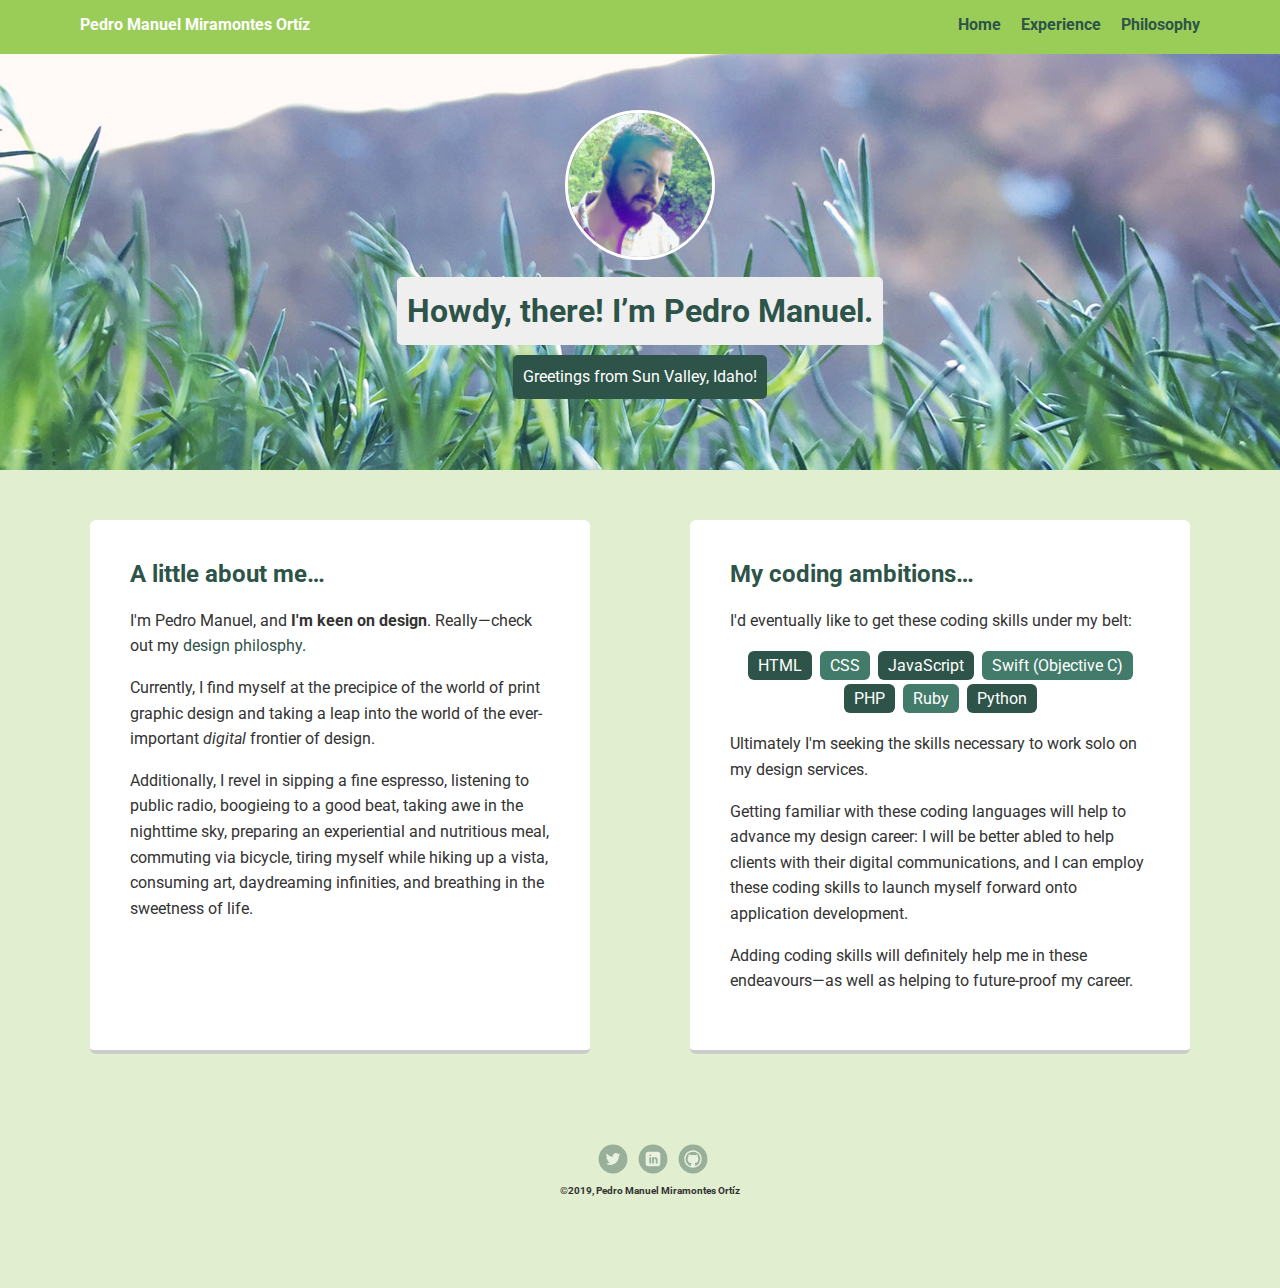
<file: index.html>
<!doctype html>
<html lang="en">
  <head>
    <meta charset="utf-8">
    <title>Pedro Manuel Miramontes Ort&iacute;z's profile page</title>
    <meta name="viewport" content="width=device-width, initial-scale=1.0">
    <link rel="stylesheet" href="styles.css">
    <link href="https://fonts.googleapis.com/css?family=Muli%7CRoboto:400,300,500,700,900" rel="stylesheet">
  </head>
  
  <body>

    <nav class="main-nav">
      <ul class="nav">
        <li class="name">Pedro Manuel Miramontes Ort&iacute;z</li>
        <li><a href="index.html">Home</a></li>
        <li><a href="experience.html">Experience</a></li>
        <li><a href="philosophy.html">Philosophy</a></li>
      </ul>
    </nav>

    <header>
      <img src="_images/pedro_manuel.jpg" alt="Photograph of Pedro Manuel looking fine" class="profile-image">
      <h1 class="tag name">Howdy, there! I’m Pedro Manuel.</h1>
      <p class="tag location">Greetings from Sun Valley, Idaho!</p>
    </header>

    <main class="flex">

      <article class="card">
        <h2>A little about me&hellip;</h2>
        <p>I'm Pedro Manuel, and <strong>I'm keen on design</strong>. Really&mdash;check out my <a href="philosophy.html">design philosphy</a>.</p>
        <p>Currently, I find myself at the precipice of the world of print graphic design and taking a leap into the world of the ever-important <em>digital</em> frontier of design.</p>
        <p>Additionally, I revel in sipping a fine espresso, listening to public radio, boogieing to a good beat, taking awe in the nighttime sky, preparing an experiential and nutritious meal, commuting via bicycle, tiring myself while hiking up a vista, consuming art, daydreaming infinities, and breathing
          in the sweetness of life.</p>
      </article> 

      <article class="card">
        <h2>My coding ambitions&hellip;</h2>
        <p>I'd eventually like to get these coding skills under my belt:</p>
        <ul class="skills">
          <li>HTML</li>
          <li>CSS</li>
          <li>JavaScript</li>
          <li>Swift (Objective C)</li>
          <li>PHP</li>
          <li>Ruby</li>
          <li>Python</li>
        </ul>
        <p>Ultimately I'm seeking the skills necessary to work solo on my design services.</p>
        <p>Getting familiar with these coding languages will help to advance my design career: I will be better abled to help clients with their digital communications, and I can employ these coding skills to launch myself forward onto application development.</p>
        <p>Adding coding skills will definitely help me in these endeavours&mdash;as well as helping to future-proof my career.</p>
      </article> 

    </main>

    <footer>
      <ul>
        <li><a href="https://twitter.com/PMMOdesigner" class="social twitter">Twitter</a></li>
        <li><a href="https://www.linkedin.com/in/PMMOdesigner" class="social linkedin">LinkedIn</a></li>
        <li><a href="https://github.com/pmmodesigner" class="social github">Github</a></li>
      </ul>
      <p class="copyright">&copy;2019, Pedro Manuel Miramontes Ort&iacute;z</p>
    </footer>
  
  </body>
</html>
</file>
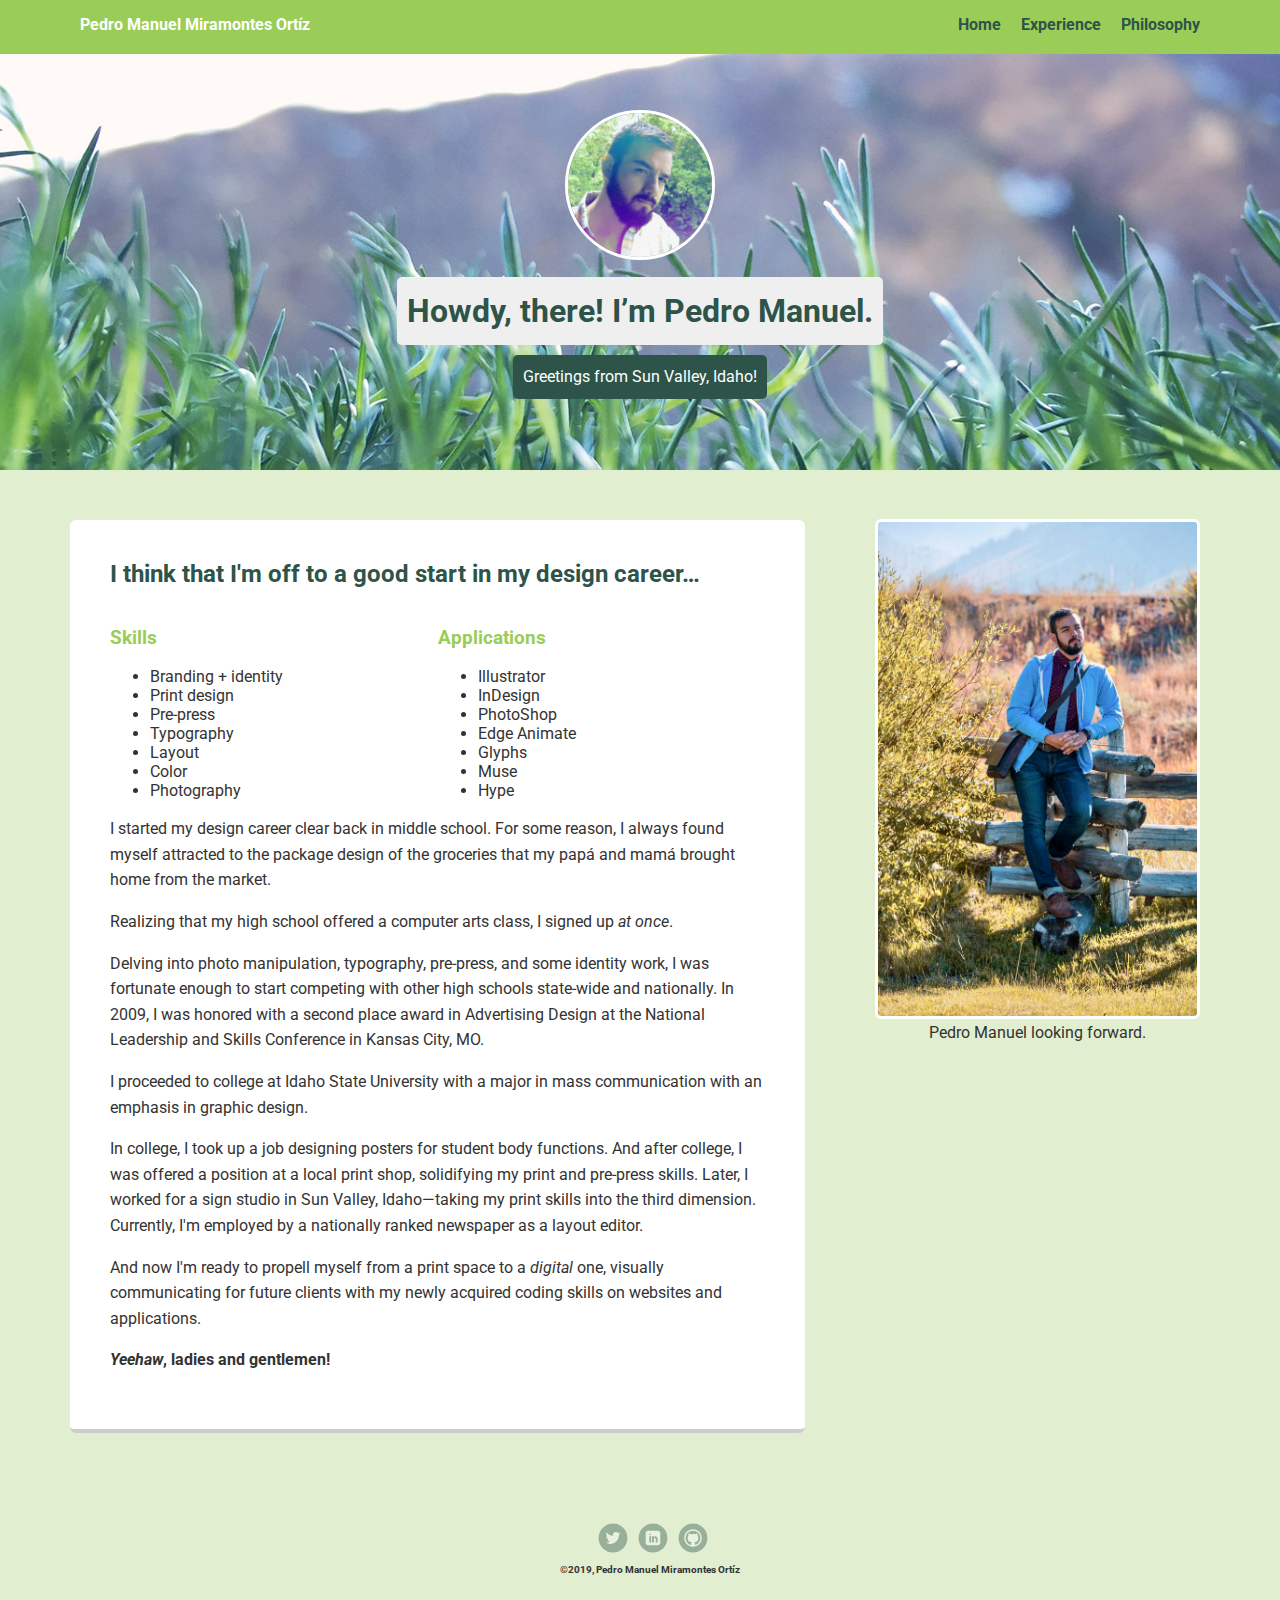
<file: experience.html>
<!doctype html>
<html lang="en">
  <head>
    <meta charset="utf-8">
    <title>Pedro Manuel Miramontes Ort&iacute;z's experience</title>
    <meta name="viewport" content="width=device-width, initial-scale=1.0">
    <link rel="stylesheet" href="styles.css">
    <link href="https://fonts.googleapis.com/css?family=Muli%7CRoboto:400,300,500,700,900" rel="stylesheet">
  </head>

  <body>

    <nav class="main-nav">
      <ul class="nav">
        <li class="name">Pedro Manuel Miramontes Ort&iacute;z</li>
        <li><a href="index.html">Home</a></li>
        <li><a href="experience.html">Experience</a></li>
        <li><a href="philosophy.html">Philosophy</a></li>
      </ul>
    </nav>

    <header>
      <img src="_images/pedro_manuel.jpg" alt="Photograph of Pedro Manuel looking fine" class="profile-image">
      <h1 class="tag name">Howdy, there! I’m Pedro Manuel.</h1>
      <p class="tag location">Greetings from Sun Valley, Idaho!</p>
    </header>

    <main class="flex">

      <article class="card-experience" style="width: 100%; float:left;">

        <h2>I think that I'm off to a good start in my design career&hellip;</h2>
        
        <!-- Float style HTML from http://jsfiddle.net/jasongennaro/K3xcg/-->
        <div style="width: 50%; float: left;">  
          <h3>Skills</h3>
          <ul>
            <li>Branding + identity</li>
            <li>Print design</li>
            <li>Pre-press</li>
            <li>Typography</li>
            <li>Layout</li>
            <li>Color</li>
            <li>Photography</li>
          </ul>
        </div>

        <div style="width: 50%; float: right;">
          <h3>Applications</h3>
          <ul>
            <li>Illustrator</li>
            <li>InDesign</li>
            <li>PhotoShop</li>
            <li>Edge Animate</li>
            <li>Glyphs</li>
            <li>Muse</li>
            <li>Hype</li>
          </ul>
        </div>

        <p>I started my design career clear back in middle school. For some reason, I always found myself attracted to the package design of the groceries that my pap&aacute; and mam&aacute; brought home from the market.</p>
        <p>Realizing that my high school offered a computer arts class, I signed up <em>at once</em>.</p>
        <p>Delving into photo manipulation, typography, pre-press, and some identity work, I was fortunate enough to start competing with other high schools state-wide and nationally. In 2009, I was honored with a second place award in Advertising Design at the National Leadership and Skills Conference in Kansas City, MO.</p>
        <P>I proceeded to college at Idaho State University with a major in mass communication with an emphasis in graphic design.</P>
        <p>In college, I took up a job designing posters for student body functions. And after college, I was offered a position at a local print shop, solidifying my print and pre-press skills. Later, I worked for a sign studio in Sun Valley, Idaho&mdash;taking my print skills into the third dimension. Currently, I'm employed by a nationally ranked newspaper as a layout editor.</p>
        <p>And now I'm ready to propell myself from a print space to a <em>digital</em> one, visually communicating for future clients with my newly acquired coding skills on websites and applications.</p>
        <p><strong><em>Yeehaw</em>, ladies and gentlemen!</strong></p>

      </article>

      <aside style="width: 50%; float:left;">
        <figure>
          <img src="_images/pedro_manuel_experience.jpg" alt="Photograph of Pedro Manuel, handsome, looking into the distance" class="image_experience">
          <figcaption>Pedro Manuel looking forward.</figcaption>
        </figure>
      </aside>

    </main>

    <footer>
      <ul>
        <li><a href="https://twitter.com/PMMOdesigner" class="social twitter">Twitter</a></li>
        <li><a href="https://www.linkedin.com/in/PMMOdesigner" class="social linkedin">LinkedIn</a></li>
        <li><a href="https://github.com/pmmodesigner" class="social github">Github</a></li>
      </ul>
      <p class="copyright">&copy;2019, Pedro Manuel Miramontes Ort&iacute;z</p>
    </footer>
    
  </body>
</html>
</file>
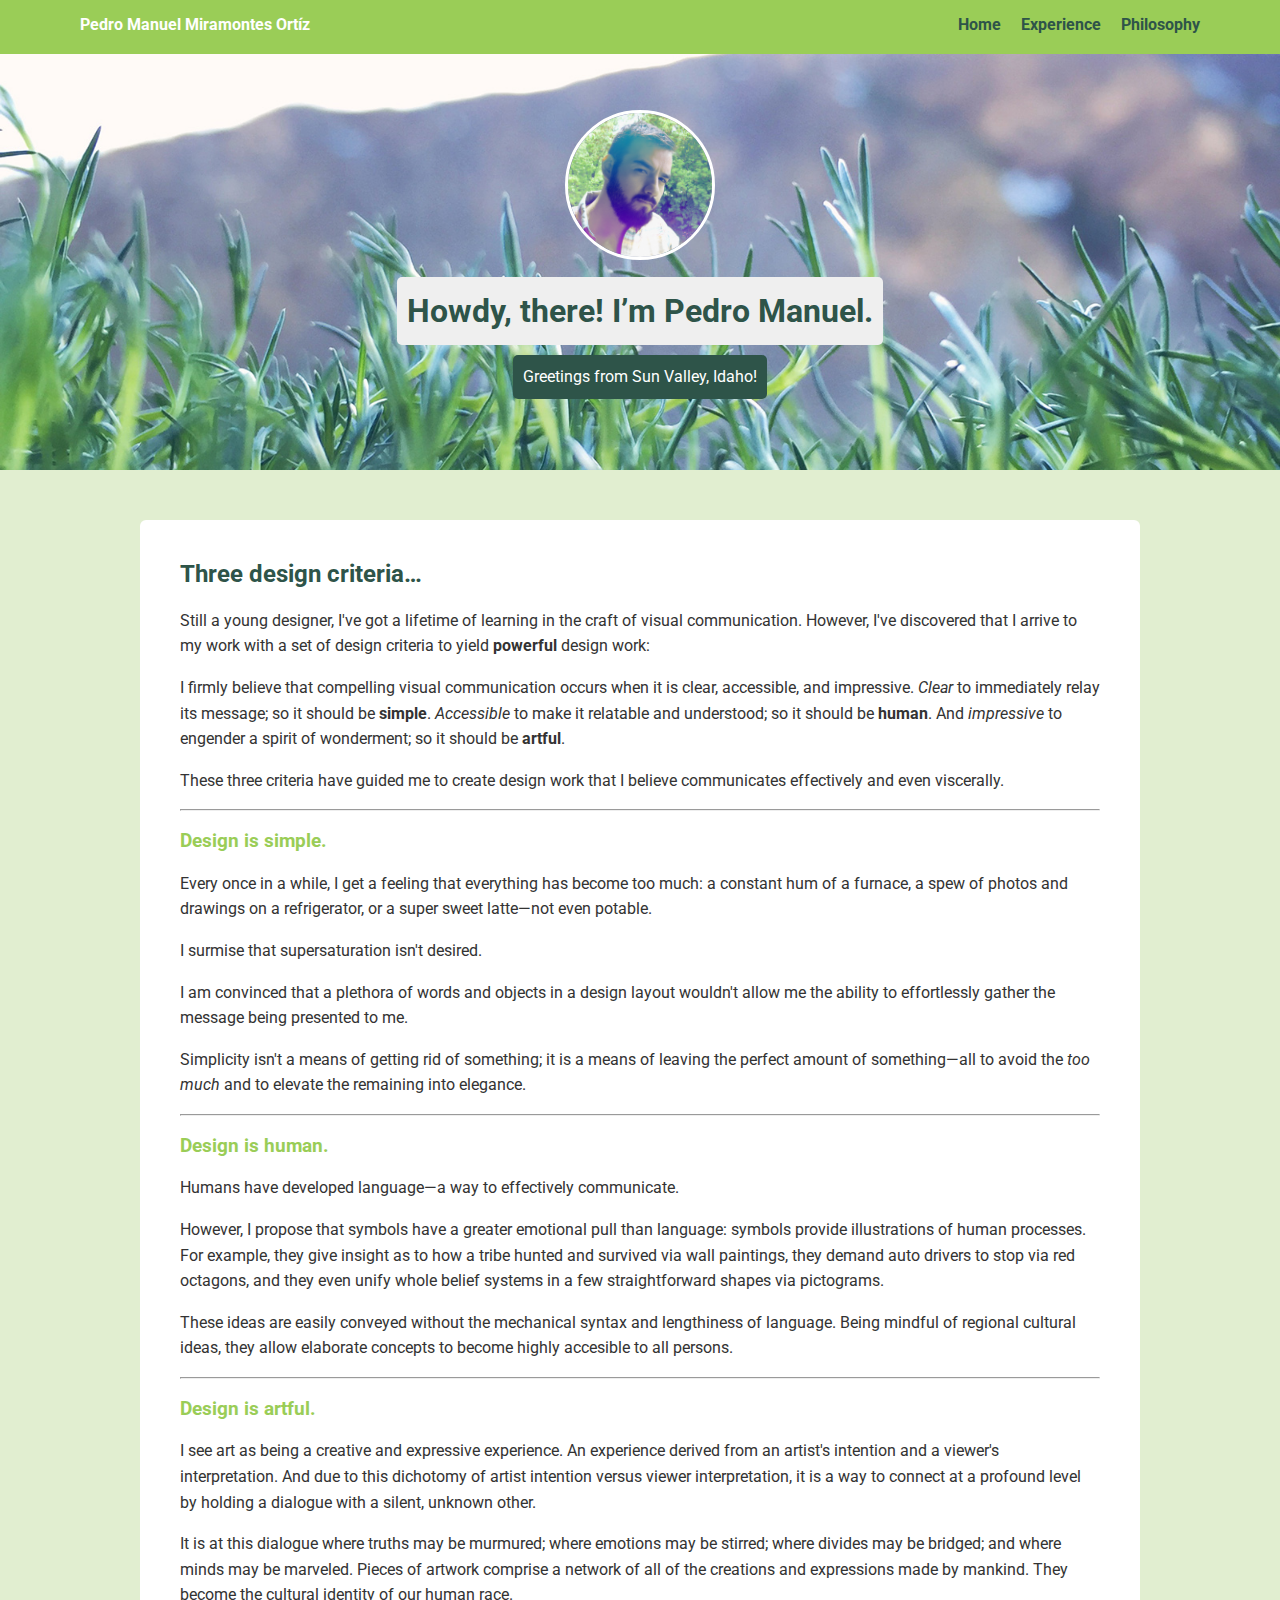
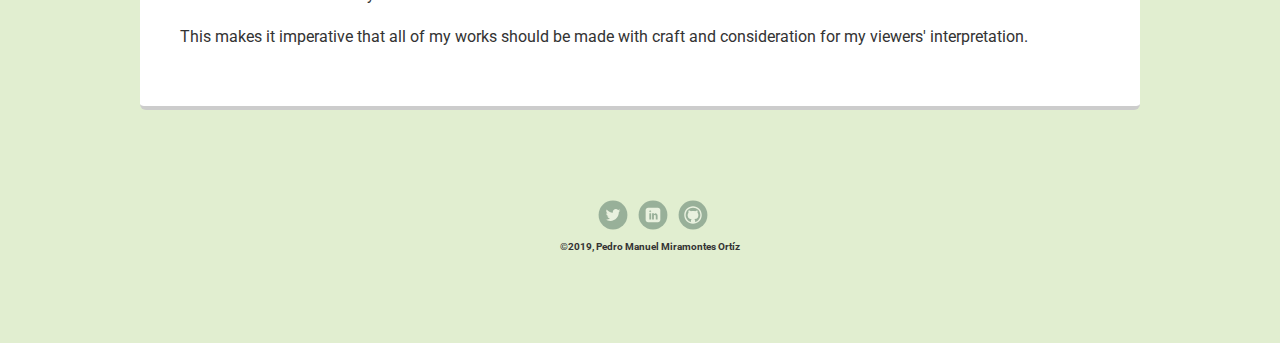
<file: philosophy.html>
<!doctype html>
<html lang="en">
  <head>
    <meta charset="utf-8">
    <title>Pedro Manuel Miramontes Ort&iacute;z's philosophy</title>
    <meta name="viewport" content="width=device-width, initial-scale=1.0">
    <link rel="stylesheet" href="styles.css">
    <link href="https://fonts.googleapis.com/css?family=Muli%7CRoboto:400,300,500,700,900" rel="stylesheet">
  </head>

  <body>

    <nav class="main-nav">
      <ul class="nav">
        <li class="name">Pedro Manuel Miramontes Ort&iacute;z</li>
        <li><a href="index.html">Home</a></li>
        <li><a href="experience.html">Experience</a></li>
        <li><a href="philosophy.html">Philosophy</a></li>
      </ul>
    </nav>

    <header>
      <img src="_images/pedro_manuel.jpg" alt="Photograph of Pedro Manuel looking fine" class="profile-image">
      <h1 class="tag name">Howdy, there! I’m Pedro Manuel.</h1>
      <p class="tag location">Greetings from Sun Valley, Idaho!</p>
    </header>

    <main class="flex">

      <article class="card-experience">

        <div style="width: 100%; float: left;">  
          <h2>Three design criteria&hellip;</h2>
          <p>Still a young designer, I've got a lifetime of learning in the craft of visual communication. However, I've discovered that I arrive to my work with a set of design criteria to yield <strong>powerful</strong> design work:</p>
          <p>I firmly believe that compelling visual communication occurs when it is clear, accessible, and impressive. <em>Clear</em> to immediately relay its message; so it should be <strong>simple</strong>. <em>Accessible</em> to make it relatable and understood; so it should be <strong>human</strong>. And <em>impressive</em> to engender a spirit of wonderment; so it should be <strong>artful</strong>.</p>
          <p>These three criteria have guided me to create design work that I believe communicates effectively and even viscerally.</p>
          <hr>
          <h3>Design is simple.</h3>
          <p>Every once in a while, I get a feeling that everything has become too much: a constant hum of a furnace, a spew of photos and drawings on a refrigerator, or a super sweet latte—not even potable.</p>
          <p>I surmise that supersaturation isn't desired.</p>
          <p>I am convinced that a plethora of words and objects in a design layout wouldn't allow me the ability to effortlessly gather the message being presented to me.</p>
          <p>Simplicity isn't a means of getting rid of something; it is a means of leaving the perfect amount of something&mdash;all to avoid the <em>too much</em> and to elevate the remaining into elegance.</P>
          <hr>
          <h3>Design is human.</h3>
          <p>Humans have developed language­—a way to effectively communicate.</p>
          <p>However, I propose that symbols have a greater emotional pull than language: symbols provide illustrations of human processes. For example, they give insight as to how a tribe hunted and survived via wall paintings, they demand auto drivers to stop via red octagons, and they even unify whole belief systems in a few straightforward shapes via pictograms.</p>
          <p>These ideas are easily conveyed without the mechanical syntax and lengthiness of language. Being mindful of regional cultural ideas, they allow elaborate concepts to become highly accesible to all persons.</p>
          <hr>
          <h3>Design is artful.</h3>
          <p>I see art as being a creative and expressive experience. An experience derived from an artist's intention and a viewer's interpretation. And due to this dichotomy of artist intention versus viewer interpretation, it is a way to connect at a profound level by holding a dialogue with a silent, unknown other.</p>
          <p>It is at this dialogue where truths may be murmured; where emotions may be stirred; where divides may be bridged; and where minds may be marveled. Pieces of artwork comprise a network of all of the creations and expressions made by mankind. They become the cultural identity of our human race.</p>
          <p>This makes it imperative that all of my works should be made with craft and consideration for my viewers' interpretation.</p>         
        </div>

      </article>

    </main>

    <footer>
      <ul>
        <li><a href="https://twitter.com/PMMOdesigner" class="social twitter">Twitter</a></li>
        <li><a href="https://www.linkedin.com/in/PMMOdesigner" class="social linkedin">LinkedIn</a></li>
        <li><a href="https://github.com/pmmodesigner" class="social github">Github</a></li>
      </ul>
      <p class="copyright">&copy;2019, Pedro Manuel Miramontes Ort&iacute;z</p>
    </footer>

  </body>

</html>
</file>
<file: styles.css>
/* Global Layout Set-up */
* { 
  box-sizing: border-box;
}
  
body {
  margin: 0;
  padding: 0;
  text-align: center;
  font-family: 'Roboto', sans-serif;
  color: #333333;
  background: #e1eed0;
}
/* Link Styles */

a {
  text-decoration: none;
  color: #2e5449;
}
a:hover {
  color: #9acd57;
}

h2 {
  color: #2e5449;
}

h3 {
  color: #9acd57;
}

/* Section Styles */

.main-nav {
  width: 100%;
  background: #9acd57;
  min-height: 30px;
  padding: 10px;
  position: fixed;
  text-align: center;
}
.nav {
  display: flex;
  justify-content: space-around;
  font-weight: 700;
  list-style-type: none;
  margin: 0 auto;
  padding: 0;
}

.nav .name {
    display: block;
    margin-right: auto;
    color: white;
}
.nav li {
  padding: 5px 10px 10px 10px;
}
.nav a {
  transition: all .5s;
}
.nav a:hover {
  color: #FFF
}

header {
  text-align: center;
  background: url('_images/grass_background.jpg') no-repeat center center ;
  background-size: cover;
  overflow: hidden;
  padding-top: 60px;
}
header {
  line-height: 1.5;
}
header .profile-image {
  margin-top: 50px;
  width: 150px;
  height: 150px;
  border-radius: 50%;
  border: 3px solid white;
  transition: all .5s;
}
header .profile-image:hover {
  transform: scale(1.33) rotate(-11deg);
}
.tag {
  background-color: #efefef;
  color: #2e5449;
  padding: 10px;
  border-radius: 5px;
  display: table;
  margin: 10px auto;
} 
.location {
  background-color: #2e5449;
  color: #fff;
}
.card {
  margin: 30px;
  padding: 20px 40px 40px;
  max-width: 500px;
  text-align: left;
  background: #fff;
  border-bottom: 4px solid #ccc;
  border-radius: 6px;
  transition: all .5s;
}
.card:hover {
  border-color: #9acd57;
}

.card-experience {
  margin: 30px;
  padding: 20px 40px 40px;
  max-width: 1000px;
  text-align: left;
  background: #fff;
  border-bottom: 4px solid #ccc;
  border-radius: 6px;
  transition: all .5s;
}
.card-experience:hover {
  border-color: #9acd57;
}

ul.skills {
  padding: 0;
  text-align: center;
}

.skills li {
  border-radius: 6px;
  display: inline-block;
  background: #427b6a;
  color: white;
  padding: 5px 10px;
  margin: 2px;
}

.skills li:nth-child(odd) {
  background: #2e5449;
}

footer {
  width: 100%;
  min-height: 30px;
  padding: 20px 0 40px 20px;
}

footer .copyright {
  top: -8px;
  font-size: .5em;
  font-weight: bold;
}

footer ul {
  list-style-type: none;
  margin: 0;
  padding: 0;
}

footer ul li {
  display: inline-block;
}

a.social {
  display: inline-block;
  text-indent: -9999px;
  margin-left: 5px;
  width: 30px;
  height: 30px;
  background-size: 30px 30px;
  opacity: .4;
  transition: all .5s;
}
a.twitter {
  background-image: url(_images/twitter.svg);
}
a.linkedin {
  background-image: url(_images/linkedin.svg);
}
a.github {
  background-image: url(_images/github.svg);
}
a.social:hover {
  opacity: 1;
}
.clearfix {
  clear: both;
}

.image_experience {
  margin-top: 13px;
  width: 325px;
  height: 500px;
  border-radius: 6px;
  border: 3px solid white;
  transition: all .5s;
}

/* Styles for larger screens */
@media screen and (min-width: 720px) {
  
  .flex {
      display: -ms-flexbox;      /* TWEENER - IE 10 */
      display: flex; 
      max-width: 1200px;
      -ms-flex-pack: distribute;
      justify-content: space-around;
      margin: 0 auto;
  }

  header {
    min-height: 470px;
  }

  .nav {
    max-width: 1200px;
    padding: 0 30px;
  }


  main {
    padding-top: 20px;
  }

  main p {
    line-height: 1.6em;
  }

  footer {
    font-size: 1.3em;
    max-width: 1200px;
    margin: 40px auto;
  }

}
</file>
